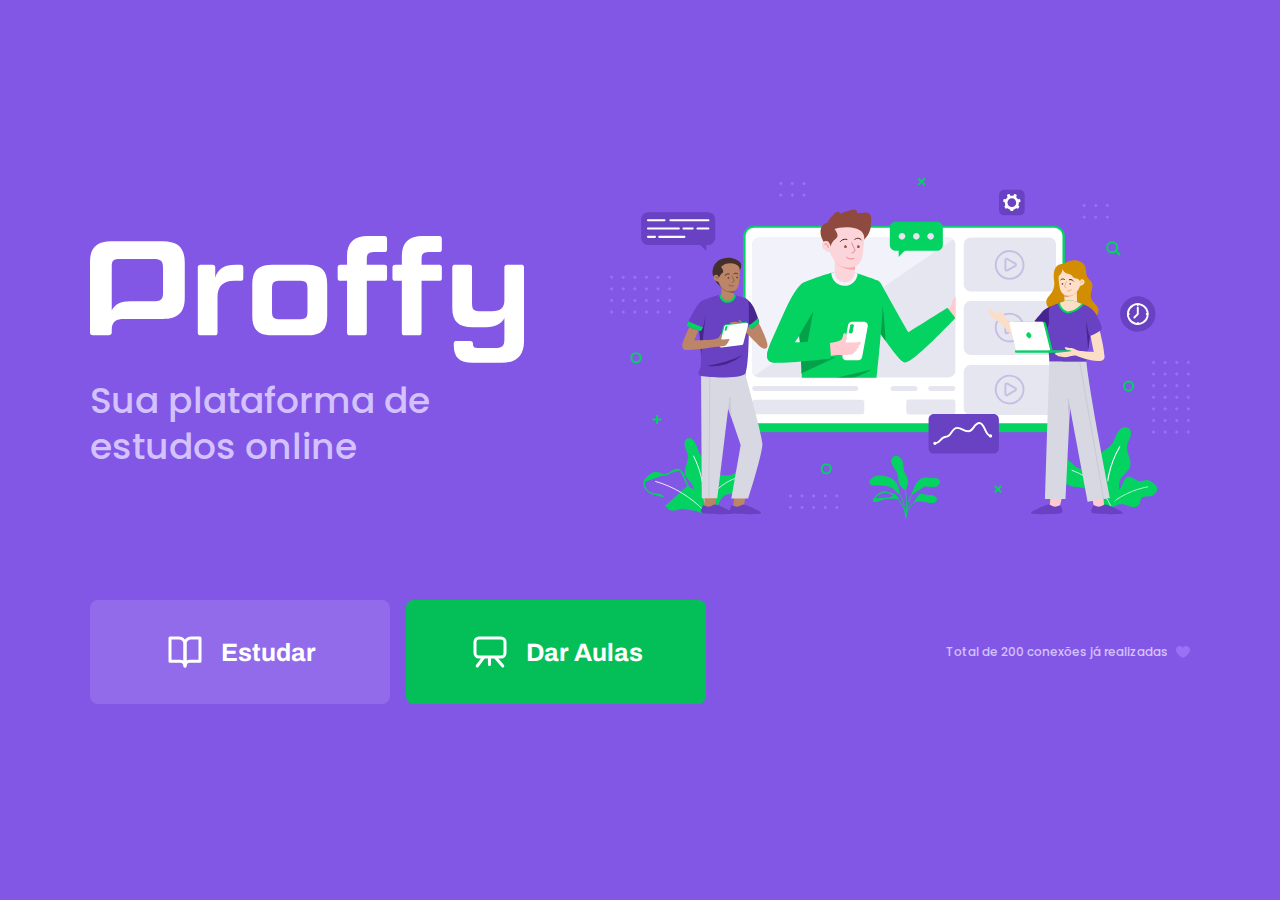
<file: frontend/index.html>
<!DOCTYPE html>
<html lang="pt_br">
  <head>
    <meta charset="UTF-8" />
    <meta name="viewport" content="width=device-width, initial-scale=1.0" />
    <meta name="theme-color" content="#8257E5" />

    <title>Proffy | Sua plataforma de estudos online</title>

    <link rel="shortcut icon" href="./images/favicon.png" type="image/png" />

    <link rel="stylesheet" href="./styles/main.css" />

    <link rel="stylesheet" href="./styles/partials/page-landing.css" />
    <link
      href="https://fonts.googleapis.com/css2?family=Archivo:wght@400;700&amp;family=Poppins:wght@400;600&amp;display=swap"
      rel="stylesheet"
    />
  </head>
  <body id="page-landing">
    <div id="container">
      <div class="logo-container">
        <img src="./images/logo.svg" alt="Proffy" />
        <h2>Sua plataforma de estudos online</h2>
      </div>

      <img
        class="hero-image"
        src="./images/landing.svg"
        alt="Plataforma de Estudos"
      />

      <div class="buttons-container">
        <a class="study" href="./study.html"
          ><img src="./images/icons/study.svg" alt="Estudar" />
          <p>Estudar</p>
        </a>

        <a class="give-classes" href="./give-classes.html"
          ><img src="./images/icons/give-classes.svg" alt="Dar aulas" />
          <p>Dar Aulas</p>
        </a>
      </div>

      <p class="total-connections">
        Total de 200 conexões já realizadas
        <img src="./images/icons/purple-heart.svg" alt="Coração roxo" />
      </p>
    </div>
  </body>
</html>
</file>
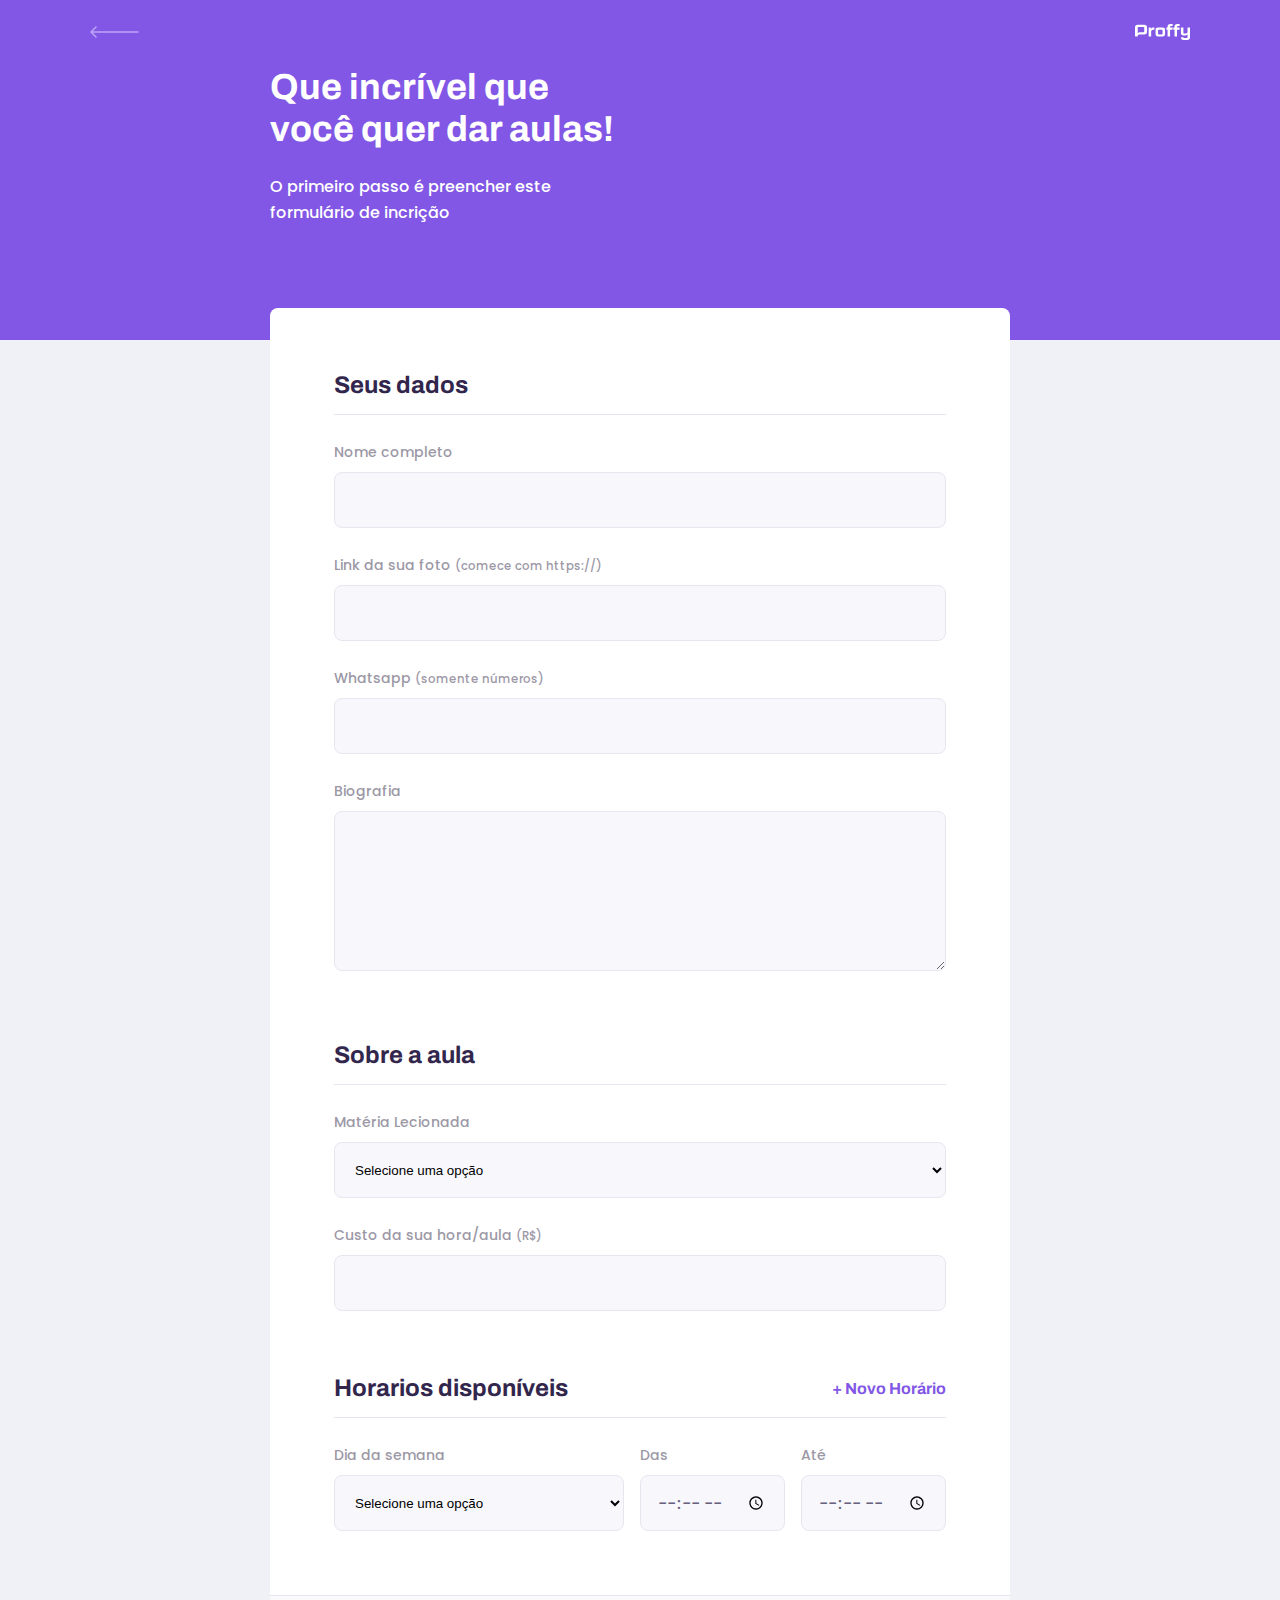
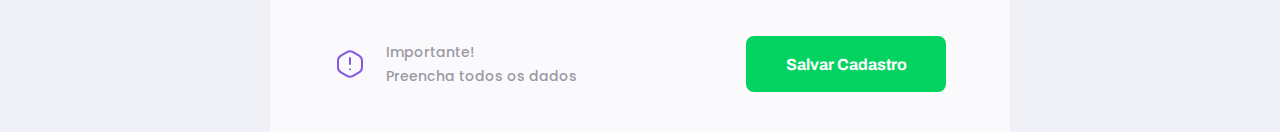
<file: frontend/give-classes.html>
<!DOCTYPE html>
<html lang="pt_br">
  <head>
    <meta charset="UTF-8" />
    <meta name="viewport" content="width=device-width, initial-scale=1.0" />
    <title>Proffy | Sua plataforma de estudos online</title>

    <link rel="stylesheet" href="./styles/main.css" />
    <link rel="stylesheet" href="./styles/partials/header.css" />
    <link rel="stylesheet" href="./styles/partials/page-give-classes.css" />
    <link rel="stylesheet" href="./styles/partials/forms.css" />

    <link
      href="https://fonts.googleapis.com/css2?family=Archivo:wght@400;700&amp;family=Poppins:wght@400;600&amp;display=swap"
      rel="stylesheet"
    />
  </head>
  <body id="page-give-classes">
    <div id="container">
      <header class="page-header">
        <div class="top-bar-container">
          <a href="/"><img src="./images/icons/back.svg" alt="" /></a>
          <img src="./images/logo.svg" alt="Proffy" />
        </div>

        <div class="header-content">
          <strong>Que incrível que você quer dar aulas!</strong>
          <p>O primeiro passo é preencher este formulário de incrição</p>
        </div>
      </header>

      <main>
        <form action="" id="create-class">
          <fieldset>
            <legend>Seus dados</legend>
            <div class="input-block">
              <label for="name">Nome completo</label>
              <input name="name" id="name" required />
            </div>
            <div class="input-block">
              <label for="avatar"
                >Link da sua foto <small>(comece com https://)</small></label
              >
              <input name="avatar" id="avatar" type="url" required />
            </div>
            <div class="input-block">
              <label for="whatsapp"
                >Whatsapp <small>(somente números)</small></label
              >
              <input name="whatsapp" id="whatsapp" type="number" required />
            </div>
            <div class="textarea-block">
              <label for="bio">Biografia</label>
              <textarea name="bio" id="name" required></textarea>
            </div>
          </fieldset>
          <fieldset>
            <legend>Sobre a aula</legend>
            <div class="select-block">
              <label for="subject">Matéria Lecionada</label>
              <select name="subject" id="subject" required>
                <option value="">Selecione uma opção</option>
                <option value="1">Artes</option>
                <option value="2">Biologia</option>
                <option value="3">Ciências</option>
                <option value="4">Educação física</option>
                <option value="5">Física</option>
                <option value="6">Geografia</option>
                <option value="7">História</option>
                <option value="8">Matemática</option>
                <option value="9">Português</option>
                <option value="10">Química</option>
              </select>
            </div>
            <div class="input-block">
              <label for="cost"
                >Custo da sua hora/aula <small>(R$)</small></label
              ><input id="cost" type="number" />
            </div>
          </fieldset>
          <fieldset id="schedule-items">
            <legend>
              Horarios disponíveis
              <button id="add-time">+ Novo Horário</button>
            </legend>
            <div class="schedule-item">
              <div class="select-block">
                <label for="weekday">Dia da semana </label>
                <select name="weekday[]" required>
                  <option value="">Selecione uma opção</option>
                  <option value="0">Domingo</option>
                  <option value="1">Segunda-feira</option>
                  <option value="2">Terça-feira</option>
                  <option value="3">Quarta-feira</option>
                  <option value="4">Quinta-feira</option>
                  <option value="5">Sexta-feira</option>
                  <option value="6">Sábado</option>
                </select>
              </div>

              <div class="input-block">
                <label for="time-from">Das</label
                ><input name="time-from[]" type="time" required />
              </div>
              <div class="input-block">
                <label for="time-to">Até</label
                ><input name="time-to[]" type="time" required />
              </div>
            </div>
          </fieldset>
        </form>

        <footer>
          <p>
            <img src="./images/icons/warning.svg" alt="Aviso" />Importante!
            <br />Preencha todos os dados
          </p>
          <button type="submit" form="create-class">Salvar Cadastro</button>
        </footer>
      </main>
    </div>
  </body>
</html>
</file>
<file: frontend/styles/main.css>
:root {
  --color-background: #f0f0f7;
  --color-primary-lighter: #9871f5;
  --color-primary-light: #916bea;
  --color-primary: #8257e5;
  --color-primary-dark: #774dd6;
  --color-primary-darker: #6842c2;
  --color-secondary: #04d361;
  --color-secondary-dark: #04bf58;
  --color-title-in-primary: #ffffff;
  --color-text-in-primary: #d4c2ff;
  --color-text-title: #32264d;
  --color-text-complement: #9c98a6;
  --color-text-base: #6a6180;
  --color-line-in-white: #e6e6f0;
  --color-input-background: #f8f8fc;
  --color-button-text: #ffffff;
  --color-box-base: #ffffff;
  --color-box-footer: #fafafc;
  --color-small-info: #c1bccc;
  font-size: 60%;
}

html,
body {
  height: 100vh;
}

body {
  background-color: var(--color-background);
  display: flex;
  align-items: center;
  justify-content: center;
}

* {
  margin: 0;
  padding: 0;
  box-sizing: border-box;
}

body,
input,
button,
textarea {
  font: 500 1.6rem Poppins;
  color: var(--color-text-base);
}

#container {
  width: 90vw;
  max-width: 700px;
}

@media (min-width: 700px) {
  :root {
    font-size: 62.5%;
  }
}
</file>
<file: frontend/styles/partials/page-landing.css>
#page-landing {
  background: var(--color-primary);
}

#page-landing #container {
  color: var(--color-text-in-primary);
}

.logo-container img {
  height: 10rem;
}

.logo-container {
  text-align: center;
  margin-bottom: 3.2rem;
}

.logo-container h2 {
  font-weight: 500;
  font-size: 3.6rem;
  line-height: 4.6rem;
  margin-top: 0.8rem;
}

.hero-image {
  width: 100%;
}

.buttons-container {
  display: flex;
  justify-content: center;
  margin-top: 7.2rem;
}

.buttons-container a {
  width: 30rem;
  height: 10.4rem;

  border-radius: 0.8rem;

  margin-bottom: 1.8rem;

  font: 700 2.5rem Archivo;

  display: flex;
  align-items: center;
  justify-content: center;

  text-decoration: none;

  transition: background 0.2s;

  color: var(--color-button-text);
}

.buttons-container a.study {
  background: var(--color-primary-light);

  margin-right: 1.6rem;
}

.buttons-container a.study:hover {
  background: var(--color-primary-lighter);
}

.buttons-container a.give-classes {
  background: var(--color-secondary-dark);
}

.buttons-container a.give-classes:hover {
  background: var(--color-secondary);
}

.buttons-container a img {
  width: 4rem;
  margin-right: 1.6rem;
}

.total-connections {
  font-size: 1.8rem;

  margin-top: 5.4rem;

  display: flex;
  align-items: center;
  justify-content: center;
}

.total-connections img {
  margin-left: 0.8rem;
}

@media (max-width: 699px) {
  :root {
    font-size: 40%;
  }
}

@media (min-width: 1100px) {
  #page-landing #container {
    max-width: 1100px;
    display: grid;
    grid-template-columns: 2fr 1fr 2fr;
    grid-template-rows: 350px 1fr;
    grid-template-areas:
      "proffy image image"
      "button button texting";
    column-gap: 87px;
    column-gap: 86px;
  }

  .logo-container {
    grid-area: proffy;
    text-align: start;
    align-self: center;
    margin: 0;
  }
  .logo-container img {
    height: 100%;
  }
  .hero-image {
    grid-area: image;
  }
  .buttons-container {
    grid-area: button;
    justify-content: flex-start;
    /* margin: 0; */
  }
  .total-connections {
    grid-area: texting;
    justify-self: end;
    font-size: 1.2rem;
  }
}
</file>
<file: frontend/styles/partials/header.css>
.page-header {
  background-color: var(--color-primary);

  display: flex;
  flex-direction: column;
}

.page-header .top-bar-container {
  width: 90%;
  margin: 0 auto;

  align-items: center;
  display: flex;
  justify-content: space-between;

  padding: 1.6rem 0;
}

.page-header .top-bar-container a {
  height: 3.2rem;
  transition: opacity 0.2s;
}

.page-header .top-bar-container a:hover {
  opacity: 0.6;
}

.page-header .top-bar-container > img {
  height: 1.6rem;
}

.page-header .header-content {
  width: 90%;
  margin: 3.2rem auto;

  position: relative;
}
.page-header .header-content strong {
  font-family: Archivo;
  font-size: 3.6rem;
  color: var(--color-title-in-primary);
  line-height: 4.2rem;
}

.page-header .header-content p {
  max-width: 30rem;
  font-size: 1.6rem;
  line-height: 2.6rem;
  color: var(--color-title-in-primary);
  margin-top: 2.4rem;
}

@media (min-width: 700px) {
  #page-study #container {
    max-width: 100vw;
  }

  .page-header {
    height: 340px;
  }

  .page-header .header-content strong {
    max-width: 350px;
  }

  .page-header .top-bar-container {
    max-width: 1100px;
  }

  .page-header .header-content {
    max-width: 740px;

    margin: 0 auto;

    flex: 1 1;
    padding-bottom: 48px;

    display: flex;

    flex-direction: column;
    justify-content: center;
  }
}
</file>
<file: frontend/styles/partials/page-give-classes.css>
#page-give-classes #container {
  height: 100vh;
  width: 100vw;
}

#page-give-classes .page-header .header-content {
  margin-bottom: 6.4rem;
}

/* #page-give-classes .page-header .header-content strong {
  color: var(--color-text-title);
  font: 700 3.2rem Archivo;
} */

#page-give-classes main {
  background: var(--color-box-base);
  width: 100%;
  max-width: 74rem;
  border-radius: 0.8rem;
  margin: -3.2rem auto 3.2rem;
  padding-top: 6.4rem;
}

#page-give-classes fieldset {
  border: none;

  padding: 0 2.4rem;
}

#page-give-classes fieldset legend {
  font: 700 2.4rem Archivo;
  color: var(--color-text-title);
  margin-bottom: 2.4rem;

  display: flex;
  align-items: center;
  justify-content: space-between;

  width: 100%;

  padding-bottom: 1.6rem;
  border-bottom: 1px solid var(--color-line-in-white);
}

#page-give-classes fieldset legend button {
  background: none;
  border: 0;

  color: var(--color-primary);

  font: 700 1.6rem Archivo;

  cursor: pointer;

  transition: 0.2s;
}

#page-give-classes fieldset legend button:hover {
  /* transform: translateY(-5px); */
  color: var(--color-primary-dark);
}

#page-give-classes fieldset + fieldset {
  margin-top: 6.4rem;
}

#page-give-classes .input-block + .input-block,
#page-give-classes .input-block + .textarea-block,
#page-give-classes .select-block + .input-block {
  margin-top: 2.4rem;
}

#page-give-classes main footer {
  padding: 4rem 2.4rem;
  background: var(--color-box-footer);
  border-top: 1px solid var(--color-line-in-white);
  margin-top: 6.4rem;
}

#page-give-classes main footer p {
  display: flex;
  align-items: center;
  justify-content: center;

  font-size: 1.4rem;
  line-height: 2.4rem;

  color: var(--color-text-complement);
}

#page-give-classes main footer p img {
  margin-right: 2rem;
}

#page-give-classes main footer button {
  width: 100%;
  height: 5.6rem;
  background: var(--color-secondary);
  color: var(--color-button-text);
  border: 0;
  border-radius: 0.8rem;
  cursor: pointer;
  font: 700 1.6rem Archivo;
  display: flex;
  align-items: center;
  justify-content: center;
  text-decoration: none;
  transition: 0.2s;
  margin-top: 3.2rem;
}

#page-give-classes main footer button:hover {
  background: var(--color-secondary-dark);
}

.schedule-item + .schedule-item {
  margin-top: 3.2rem;
  padding-top: 3.2rem;

  border-top: 1px solid var(--color-line-in-white);
}

@media (min-width: 700px) {
  #page-give-classes #container {
    max-width: 100vw;
  }

  #page-give-classes #page-header .header-content {
    margin-bottom: 0;
  }

  #page-give-classes main fieldset {
    padding: 0 64px;
  }

  .schedule-item {
    display: grid;
    grid-template-columns: 2fr 1fr 1fr;
    column-gap: 1.6rem;
  }

  .schedule-item .input-block {
    margin-top: 0 !important;
  }

  #page-give-classes main footer {
    padding: 40px 64px;

    display: flex;
    align-items: center;
    justify-content: space-between;
  }

  #page-give-classes main footer button {
    margin-top: 0;
    width: 200px;
  }
}
</file>
<file: frontend/styles/partials/forms.css>
.select-block label,
.input-block label,
.textarea-block label {
  font-size: 1.4rem;
  color: var(--color-text-complement);
}

.input-block input,
.select-block select,
.textarea-block textarea {
  width: 100%;
  height: 5.6rem;
  margin-top: 0.8rem;
  border-radius: 0.8rem;
  background: var(--color-input-background);
  border: 1px solid var(--color-line-in-white);
  outline: 0;
  padding: 0 1.6rem;
  font: 1.6 Archivo;
}

.textarea-block textarea {
  padding: 1.2rem 1.6rem;
  height: 16rem;

  resize: vertical;
}

.input-block,
.textarea-block {
  position: relative;
}

.input-block:focus-within::after,
.textarea-block:focus-within::after {
  content: "";
  width: calc(100% - 3.2rem);
  height: 2px;
  background: var(--color-primary-light);
  position: absolute;
  left: 1.6rem;
  right: 1.6rem;
  bottom: 0;
}

.textarea-block:focus-within::after {
  bottom: 0.6rem;
}
</file>
